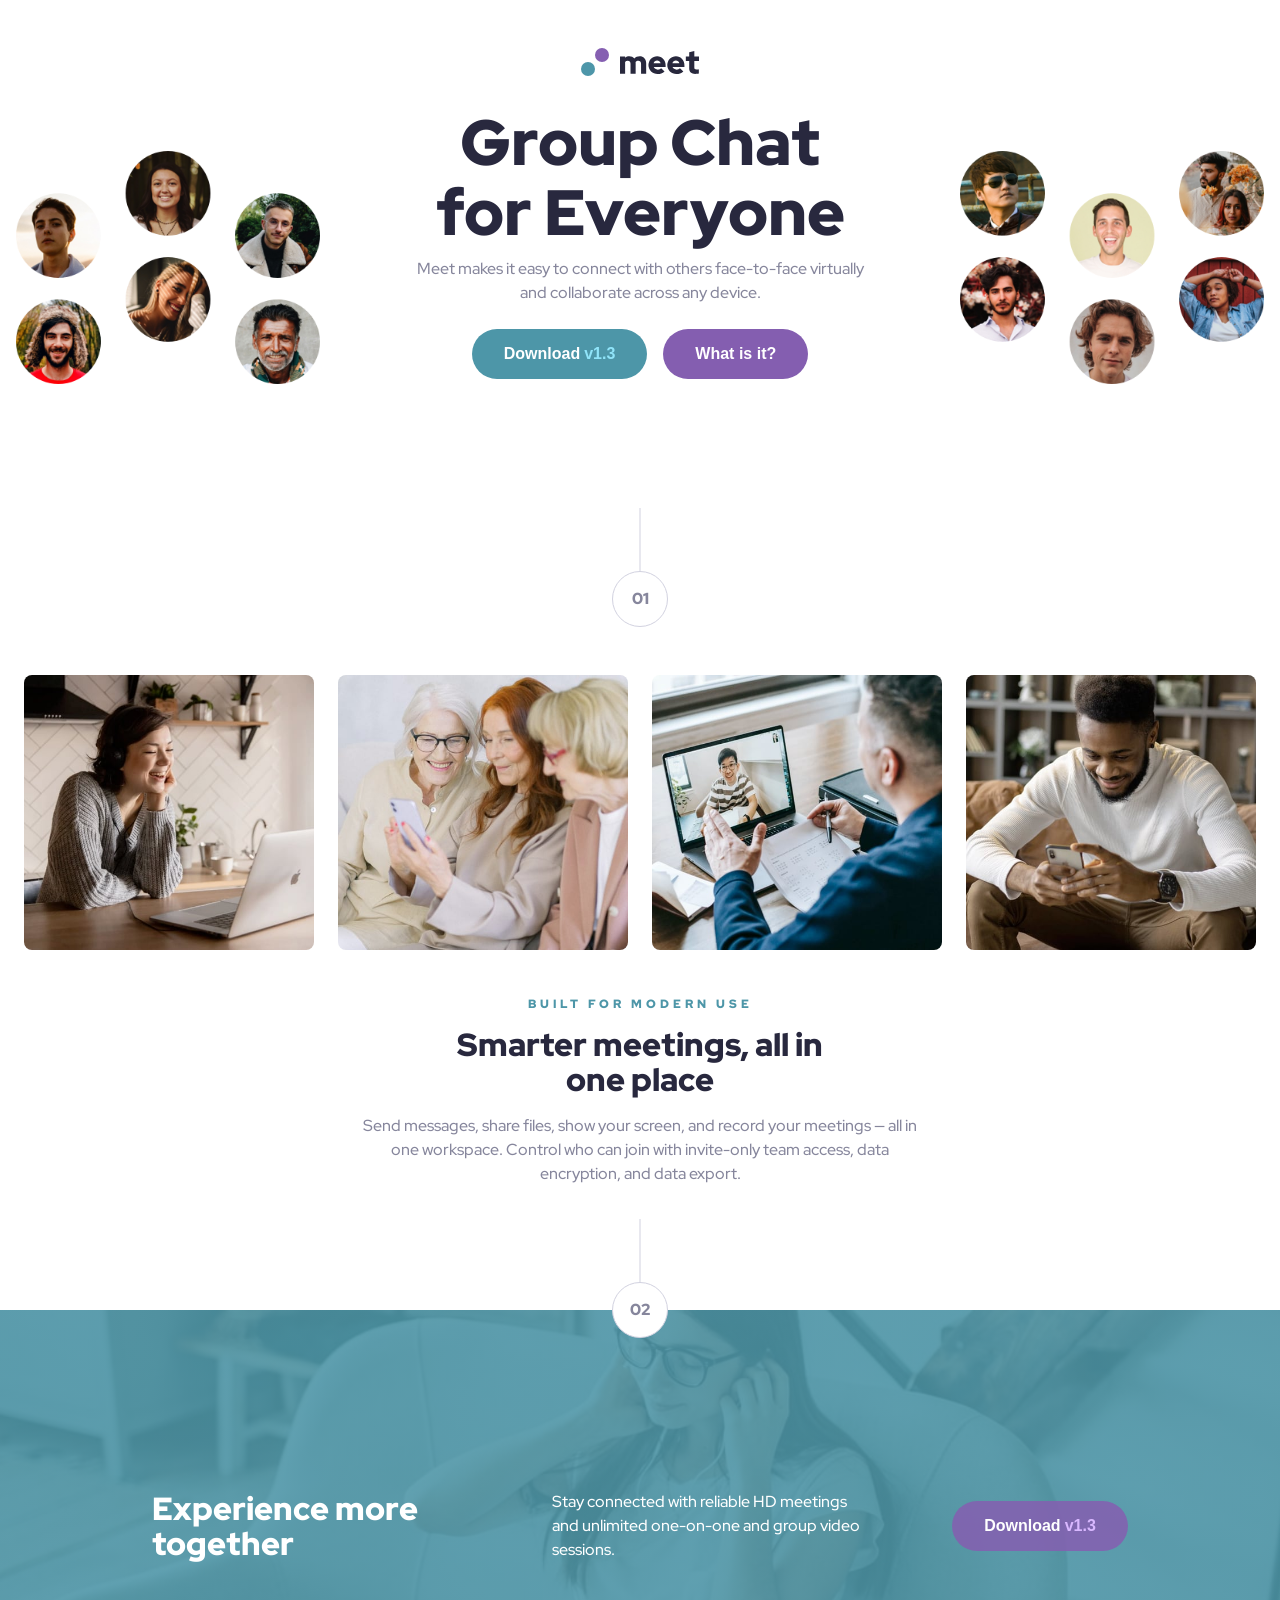
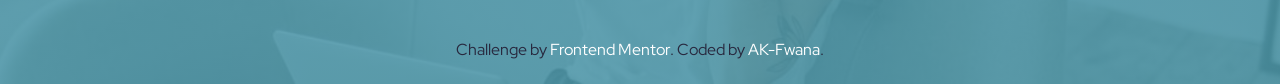
<file: index.html>
<!doctype html>
<html lang="en">
  <head>
    <meta charset="UTF-8" />
    <meta name="viewport" content="width=device-width, initial-scale=1.0" />
    <link rel="stylesheet" href="style.css" />
    <link
      rel="icon"
      type="image/png"
      sizes="32x32"
      href="./assets/favicon-32x32.png"
    />

    <title>Frontend Mentor | Meet landing page</title>
  </head>
  <body>
    <header>
      <nav>
        <img src="./assets/logo.svg" alt="Meet Logo" />
      </nav>
    </header>

    <section class="hero">
      <!-- tablet/mobile hero images -->
      <div class="hero-tablet-image" aria-hidden="true">
        <img src="./assets/tablet/image-hero.png" alt="" />
      </div>

      <!-- desktop left image -->
      <div class="hero-image hero-image-left" aria-hidden="true">
        <img src="./assets/desktop/image-hero-left.png" alt="" />
      </div>

      <section class="hero-content">
        <h1 class="group-chat">Group Chat for Everyone</h1>
        <p class="share-message">
          Meet makes it easy to connect with others face-to-face virtually and
          collaborate across any device.
        </p>
        <div class="btn-container">
          <button class="download-btn">
            Download <span class="btn-text">v1.3</span>
          </button>
          <button class="info-btn">What is it?</button>
        </div>
      </section>
      <!-- desktop right image -->
      <div class="hero-image hero-image-right" aria-hidden="true">
        <img src="./assets/desktop/image-hero-right.png" alt="" />
      </div>
    </section>

    <main class="main-content">
      <article class="content">
        <span class="section-marker">01</span>
        <div class="image-grid">
          <img
            src="./assets/desktop/image-woman-in-videocall.jpg"
            alt="woman in videocall"
          />
          <img
            src="./assets/desktop/image-women-videochatting.jpg"
            alt="women video chatting"
          />

          <img
            src="./assets/desktop/image-men-in-meeting.jpg"
            alt="men in meeting"
          />
          <img src="./assets/desktop/image-man-texting.jpg" alt="man texting" />
        </div>
        <section class="content-text">
          <p class="content-title">Built for modern use</p>
          <h2 class="content-h2">Smarter meetings, all in one place</h2>
          <p class="content-description">
            Send messages, share files, show your screen, and record your
            meetings — all in one workspace. Control who can join with
            invite-only team access, data encryption, and data export.
          </p>
          <span class="section-marker section-marker-footer">02</span>
        </section>
      </article>
    </main>

    <footer class="footer-cta">
      <section class="footer-content">
        <h2 class="experience-title">Experience more together</h2>
        <p class="experience-description">
          Stay connected with reliable HD meetings and unlimited one-on-one and
          group video sessions.
        </p>
        <button class="download-btn-footer">
          Download <span class="btn-footer-text">v1.3</span>
        </button>
      </section>
      <section class="attribution">
        Challenge by
        <a href="https://www.frontendmentor.io?ref=challenge">Frontend Mentor</a
        >. Coded by
        <a href="https://github.com/AK-Fwana/Meet-landing-page">AK-Fwana</a>.
      </section>
    </footer>
  </body>
</html>
</file>
<file: style.css>
/* FONT IMPORT */
@import url("https://fonts.googleapis.com/css2?family=Red+Hat+Display:wght@500;700;900&display=swap");
/* VARIABLES */
:root {
  /* COLORS Cyan*/
  --color-cyan-600: hsl(192, 37%, 48%);
  --color-cyan-300: hsl(192, 90%, 77%);
  /* COLORS Purple */
  --color-purple-600: hsl(268, 34%, 53%);
  --color-purple-300: hsl(268, 100%, 86%);
  /* COLORS Slate */
  --color-slate-900: hsl(240, 21%, 20%);
  --color-slate-600: hsl(240, 10%, 57%);
  --color-slate-300: hsl(240, 18%, 85%);
  /* COLORS White */
  --color-white: hsl(0, 0%, 100%);

  /* FONT FAMILY */
  --font-primary: "Red Hat Display", sans-serif;

  /* SPACING */
  --spacing-1400: 7rem;
  --spacing-1000: 5rem;
  --spacing-900: 4rem;
  --spacing-800: 3rem;
  --spacing-700: 2rem;
  --spacing-600: 1.5rem;
  --spacing-500: 1rem;
  --spacing-400: 0.75rem;
  --spacing-300: 0.5rem;
  --spacing-200: 0.25rem;
  --spacing-100: 0.125rem;
  --spacing-50: 0.0625rem;

  /* BORDER RADIUS */
  --radius-btn: 1.8125rem;
  --radius-span: 50%;

  --marker-size: 3.5rem;
}
/* RESET */
* {
  margin: 0;
  padding: 0;
  box-sizing: border-box;
}

img {
  display: block;
  max-width: 100%;
}

/* GLOBAL STYLES */
body {
  font-family: var(--font-primary);
  color: var(--color-slate-900);
  background-color: var(--color-white);
  min-height: 100vh;
  overflow-x: hidden;
}

/* TYPOGRAPHY */
p {
  font-size: 1rem;
  color: var(--color-slate-600);
  font-weight: 500;
  line-height: 150%;
}
.group-chat {
  font-size: 2.5rem;
  font-weight: 900;
  line-height: 110%;
  text-align: center;
  max-width: 18rem;
}

.content-title {
  color: var(--color-cyan-600);
  font-size: 0.75rem;
  font-weight: 900;
  line-height: 110%;
  text-align: center;
  letter-spacing: 0.25rem;
  text-transform: uppercase;
}

.section-marker {
  color: var(--color-slate-600);
  font-weight: 900;
  line-height: 150%;
  font-size: 1rem;
}

.content-h2,
.experience-title {
  font-size: 2rem;
  font-weight: 900;
  line-height: 110%;
  text-align: center;
  max-width: 19rem;
}
.experience-title,
.experience-description {
  color: var(--color-white);
}

.hero-content,
.content-text,
.footer-content {
  text-align: center;
}

/* LAYOUT */
header {
  display: flex;
  justify-content: center;
  padding-top: var(--spacing-800);
  padding-bottom: var(--spacing-700);
}

.hero-image-left,
.hero-image-right {
  display: none;
}
.hero {
  display: flex;
  flex-direction: column;
  align-items: center;
  gap: var(--spacing-700);
  padding-inline: var(--spacing-500);
}

.hero-content {
  display: flex;
  flex-direction: column;
  align-items: center;
  justify-content: center;
  gap: var(--spacing-300);
  margin-top: var(--spacing-700);
  padding-inline: var(--spacing-500);
}

.share-message,
.content-description,
.experience-description {
  max-width: 19rem;
}

.btn-container {
  display: flex;
  flex-direction: column;
  align-items: center;
  gap: var(--spacing-500);
}
.group-chat,
.share-message,
.content-h2,
.content-description,
.experience-title,
.experience-description {
  overflow-wrap: break-word;
}

.main-content {
  display: flex;
  flex-direction: column;
  align-items: center;
  gap: var(--spacing-800);
  margin-top: var(--spacing-700);
  padding-inline: var(--spacing-600);
}
.content {
  display: flex;
  flex-direction: column;
  align-items: center;
  gap: var(--spacing-800);
}

.image-grid {
  display: grid;
  grid-template-columns: repeat(2, 1fr);
  gap: var(--spacing-500);
}

.image-grid img {
  border-radius: var(--spacing-300);
}

.content-text {
  display: flex;
  flex-direction: column;
  align-items: center;
  text-align: center;
  gap: var(--spacing-500);
}
/* COMPONENTS */

.download-btn,
.info-btn,
.download-btn-footer {
  display: inline-flex;
  justify-content: center;
  align-items: center;
  padding: var(--spacing-400) var(--spacing-700);
  border-radius: var(--radius-btn);
  font-weight: 700;
  font-size: 1rem;
  border: none;
  cursor: pointer;
  color: var(--color-white);
}

.download-btn {
  background-color: var(--color-cyan-600);
}
.info-btn {
  background-color: var(--color-purple-600);
}

.download-btn-footer {
  background-color: rgba(133, 95, 177, 0.85);
}

.btn-text,
.btn-footer-text {
  margin-left: var(--spacing-200);
}
.btn-text {
  color: var(--color-cyan-300);
}
.btn-footer-text {
  color: var(--color-purple-300);
}

.section-marker {
  position: relative;
  display: flex;
  align-items: center;
  justify-content: center;
  width: var(--marker-size);
  height: var(--marker-size);
  border-radius: var(--radius-span);
  border: 1px solid var(--color-slate-300);
}
.section-marker::before {
  content: "";
  position: absolute;
  bottom: 100%;
  left: 50%;
  width: 1px;
  height: var(--spacing-900);
  background-color: var(--color-slate-300);
  transform: translateX(-50%);
}
.content .section-marker,
.section-marker-footer {
  margin-top: var(--spacing-1000);
}

.section-marker-footer {
  background-color: var(--color-white);
  z-index: 2;
  margin-bottom: calc(var(--marker-size) / -2);
}

.footer-cta {
  max-width: 100%;
  min-height: 23.375rem;
  display: flex;
  flex-direction: column;
  justify-content: center;
  align-items: center;
  gap: var(--spacing-500);
  padding: calc(var(--spacing-900) + var(--marker-size)) var(--spacing-600)
    var(--spacing-600);
  background-image:
    linear-gradient(
      to bottom,
      rgba(77, 150, 168, 0.88),
      rgba(77, 150, 168, 0.88)
    ),
    url("./assets/mobile/image-footer.jpg");
  background-size: cover;
  background-position: center 40%;
}
.footer-content {
  display: flex;
  flex: 1;
  justify-content: center;
  flex-direction: column;
  align-items: center;
  gap: var(--spacing-600);
  padding-inline: var(--spacing-500);
}

.attribution a {
  text-decoration: none;
  color: var(--color-white);
}

/* MEDIA QUERIES */
@media (min-width: 48rem) {
  .btn-container {
    flex-direction: row;
    margin-top: var(--spacing-500);
  }
  .hero-content {
    margin-bottom: var(--spacing-800);
  }
  .content {
    margin-top: var(--spacing-700);
  }
  .group-chat {
    max-width: 18rem;
  }
  .share-message,
  .experience-title {
    max-width: 28rem;
  }
  .content-h2 {
    max-width: 25rem;
    text-align: center;
  }
  .experience-description {
    max-width: 31.25rem;
  }

  .content-description {
    max-width: 35.8125rem;
  }

  .download-btn,
  .info-btn,
  .download-btn-footer {
    padding: var(--spacing-500) var(--spacing-700);
  }

  .image-grid {
    grid-template-columns: repeat(4, 1fr);
    gap: var(--spacing-600);
  }

  .footer-cta {
    background-image:
      linear-gradient(rgba(77, 150, 168, 0.88), rgba(77, 150, 168, 0.88)),
      url("./assets/tablet/image-footer.jpg");
  }
}
@media (min-width: 64rem) {
  .hero-tablet-image {
    display: none;
  }

  .hero-image-left,
  .hero-image-right {
    display: block;
  }

  .hero {
    width: 100%;
    display: grid;
    grid-template-columns: minmax(0, 1fr) minmax(20rem, 28rem) minmax(0, 1fr);
    align-items: center;
    column-gap: var(--spacing-1400);
    padding-inline: 0;
    overflow: hidden;
  }

  .hero-image-left {
    justify-self: end;
    transform: translateX(1rem);
  }

  .hero-image-right {
    justify-self: start;
    transform: translateX(-1rem);
  }

  .hero-content {
    margin-top: 0;
    padding-inline: 0;
  }

  .group-chat {
    max-width: 28rem;
    font-size: 4rem;
  }

  .share-message {
    max-width: 28rem;
  }
  .footer-cta {
    background-image:
      linear-gradient(rgba(77, 150, 168, 0.88), rgba(77, 150, 168, 0.88)),
      url("./assets/desktop/image-footer.jpg");
  }
  .footer-content {
    display: flex;
    max-width: 70rem;
    flex-direction: row;
    justify-content: space-between;
    align-items: center;
    text-align: left;
    gap: var(--spacing-1000);
  }

  .experience-title,
  .experience-description {
    text-align: left;
  }
  .experience-title {
    max-width: 20rem;
  }
  .experience-description {
    max-width: 20rem;
  }
  .download-btn,
  .info-btn,
  .download-btn-footer {
    transition:
      background-color 0.3s ease,
      transform 0.3s ease;
  }

  .download-btn:hover {
    background-color: var(--color-cyan-300);
    transform: translateY(-2px);
  }

  .info-btn:hover,
  .download-btn-footer:hover {
    background-color: var(--color-purple-300);
    transform: translateY(-2px);
  }
  .hero-image-left img,
  .hero-image-right img {
    transition: transform 0.3s ease;
  }

  .hero-image-left img:hover,
  .hero-image-right img:hover {
    transform: scale(1.03);
  }
  .image-grid img {
    transition:
      transform 0.3s ease,
      box-shadow 0.3s ease;
  }

  .image-grid img:hover {
    transform: translateY(-4px);
    box-shadow: 0 10px 20px rgba(0, 0, 0, 0.08);
  }
  .download-btn:focus-visible,
  .info-btn:focus-visible,
  .download-btn-footer:focus-visible {
    outline: 3px solid var(--color-cyan-300);
    outline-offset: 3px;
  }
}
</file>
